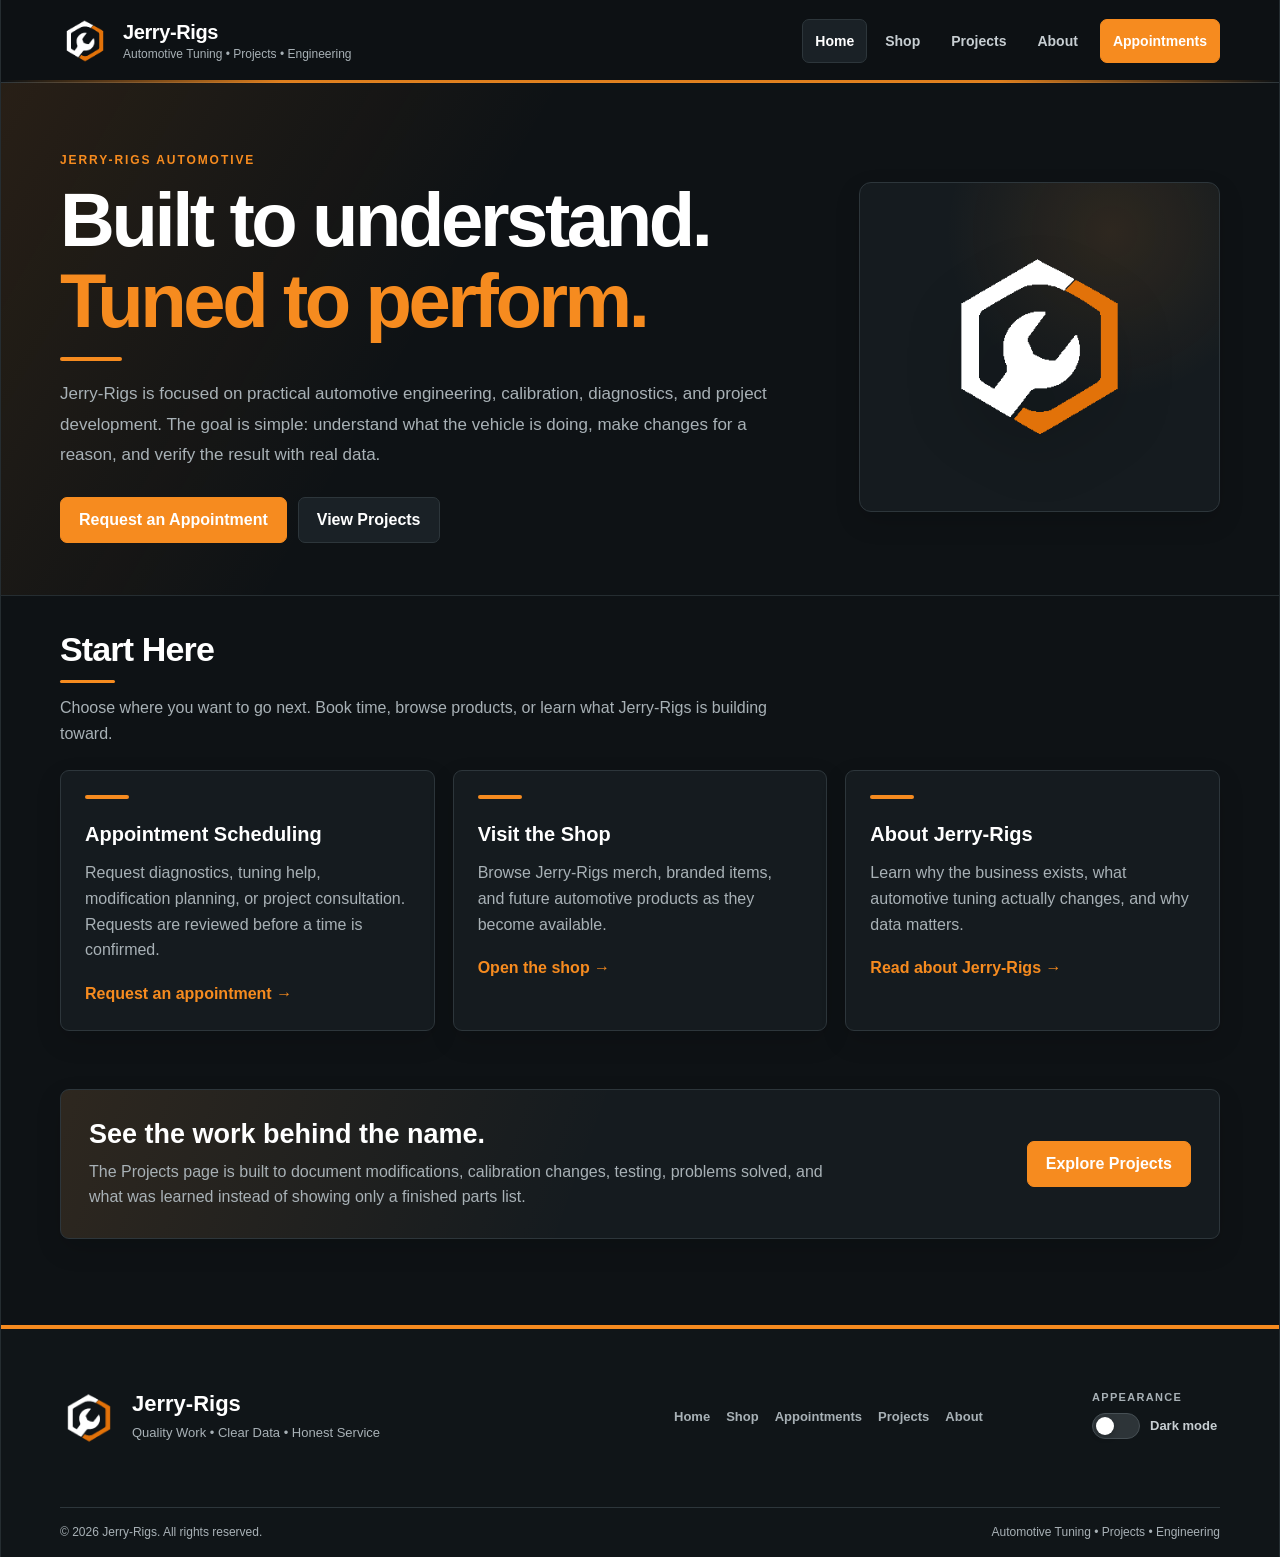
<file: index.html>
<!doctype html>
<html lang="en" data-theme="dark">
<head>
  <meta charset="utf-8">
  <meta name="viewport" content="width=device-width, initial-scale=1">
  <meta name="theme-color" content="#0e1215" data-theme-color>
  <script>
    (() => {
      try {
        document.documentElement.dataset.theme =
          localStorage.getItem('jerry-rigs-theme') || 'dark';
      } catch {
        document.documentElement.dataset.theme = 'dark';
      }
    })();
  </script>
  <meta name="description" content="Jerry-Rigs automotive tuning, projects, products, and performance development.">
  <title>Jerry-Rigs | Automotive Tuning & Projects</title>
  <link rel="icon" href="assets/jerry-rigs-logo-dark.png">
  <link rel="stylesheet" href="styles.css">
  <link rel="stylesheet" href="home.css">
  <script src="script.js" defer></script>
</head>
<body>
<div class="site-shell">
  <header class="site-header">
    <div class="container header-inner">
      <a class="brand" href="index.html" aria-label="Jerry-Rigs home">
        <img
          data-theme-logo
          data-dark-src="assets/jerry-rigs-logo-dark.png"
          data-light-src="assets/jerry-rigs-logo-light.png"
          src="assets/jerry-rigs-logo-dark.png"
          alt="Jerry-Rigs logo">
        <div class="brand-copy">
          <div class="brand-name">Jerry-Rigs</div>
          <div class="brand-tagline">Automotive Tuning • Projects • Engineering</div>
        </div>
      </a>
      <button class="menu-btn" data-menu-button aria-expanded="false" aria-label="Open navigation">Menu</button>
      <nav class="nav-links" data-nav-links aria-label="Primary navigation">
        <a data-nav-link href="index.html">Home</a>
        <a data-nav-link href="shop.html">Shop</a>
        <a data-nav-link href="projects.html">Projects</a>
        <a data-nav-link href="about.html">About</a>
        <a data-nav-link class="nav-cta" href="appointments.html">Appointments</a>
      </nav>
    </div>
  </header>

  <main>
    <section class="home-hero">
      <div class="container home-hero-grid">
        <div>
          <div class="eyebrow">Jerry-Rigs Automotive</div>
          <h1>Built to understand.<br><span>Tuned to perform.</span></h1>
          <div class="accent-line"></div>
          <p>Jerry-Rigs is focused on practical automotive engineering, calibration, diagnostics, and project development. The goal is simple: understand what the vehicle is doing, make changes for a reason, and verify the result with real data.</p>
          <div class="hero-actions">
            <a class="btn btn-primary" href="appointments.html">Request an Appointment</a>
            <a class="btn btn-secondary" href="projects.html">View Projects</a>
          </div>
        </div>
        <div class="hero-logo-card">
          <img data-theme-logo data-dark-src="assets/jerry-rigs-logo-dark.png" data-light-src="assets/jerry-rigs-logo-light.png" src="assets/jerry-rigs-logo-dark.png" alt="Jerry-Rigs wrench logo">
        </div>
      </div>
    </section>

    <section class="section">
      <div class="container">
        <div class="section-heading">
          <h2>Start Here</h2>
          <div class="accent-line"></div>
          <p>Choose where you want to go next. Book time, browse products, or learn what Jerry-Rigs is building toward.</p>
        </div>

        <div class="home-cards">
          <article class="card">
            <div class="card-number"></div>
            <h3>Appointment Scheduling</h3>
            <p>Request diagnostics, tuning help, modification planning, or project consultation. Requests are reviewed before a time is confirmed.</p>
            <a class="mini-link" href="appointments.html">Request an appointment →</a>
          </article>

          <article class="card">
            <div class="card-number"></div>
            <h3>Visit the Shop</h3>
            <p>Browse Jerry-Rigs merch, branded items, and future automotive products as they become available.</p>
            <a class="mini-link" href="shop.html">Open the shop →</a>
          </article>

          <article class="card">
            <div class="card-number"></div>
            <h3>About Jerry-Rigs</h3>
            <p>Learn why the business exists, what automotive tuning actually changes, and why data matters.</p>
            <a class="mini-link" href="about.html">Read about Jerry-Rigs →</a>
          </article>
        </div>
      </div>
    </section>

    <section class="section">
      <div class="container">
        <div class="feature-band">
          <div>
            <h2>See the work behind the name.</h2>
            <p>The Projects page is built to document modifications, calibration changes, testing, problems solved, and what was learned instead of showing only a finished parts list.</p>
          </div>
          <a class="btn btn-primary" href="projects.html">Explore Projects</a>
        </div>
      </div>
    </section>
  </main>

  <footer class="site-footer">
    <div class="container">
      <div class="footer-main">
        <div class="footer-identity">
          <img
            class="footer-logo"
            data-theme-logo
            data-dark-src="assets/jerry-rigs-logo-dark.png"
            data-light-src="assets/jerry-rigs-logo-light.png"
            src="assets/jerry-rigs-logo-dark.png"
            alt="Jerry-Rigs logo">
          <div>
            <div class="footer-brand">Jerry-Rigs</div>
            <div class="footer-tagline">Quality Work • Clear Data • Honest Service</div>
          </div>
        </div>

        <div class="footer-links" aria-label="Footer navigation">
          <a href="index.html">Home</a>
          <a href="shop.html">Shop</a>
          <a href="appointments.html">Appointments</a>
          <a href="projects.html">Projects</a>
          <a href="about.html">About</a>
        </div>

        <div class="footer-theme">
          <div class="theme-control-title">Appearance</div>
          <label class="theme-switch">
            <input type="checkbox" data-theme-toggle aria-label="Switch to light mode">
            <span class="switch-track" aria-hidden="true"><span class="switch-thumb"></span></span>
            <span class="theme-mode" data-theme-label>Dark mode</span>
          </label>
        </div>
      </div>

      <div class="footer-bottom">
        <span>© <span data-year></span> Jerry-Rigs. All rights reserved.</span>
        <span>Automotive Tuning • Projects • Engineering</span>
      </div>
    </div>
  </footer>
</div>
</body>
</html>
</file>
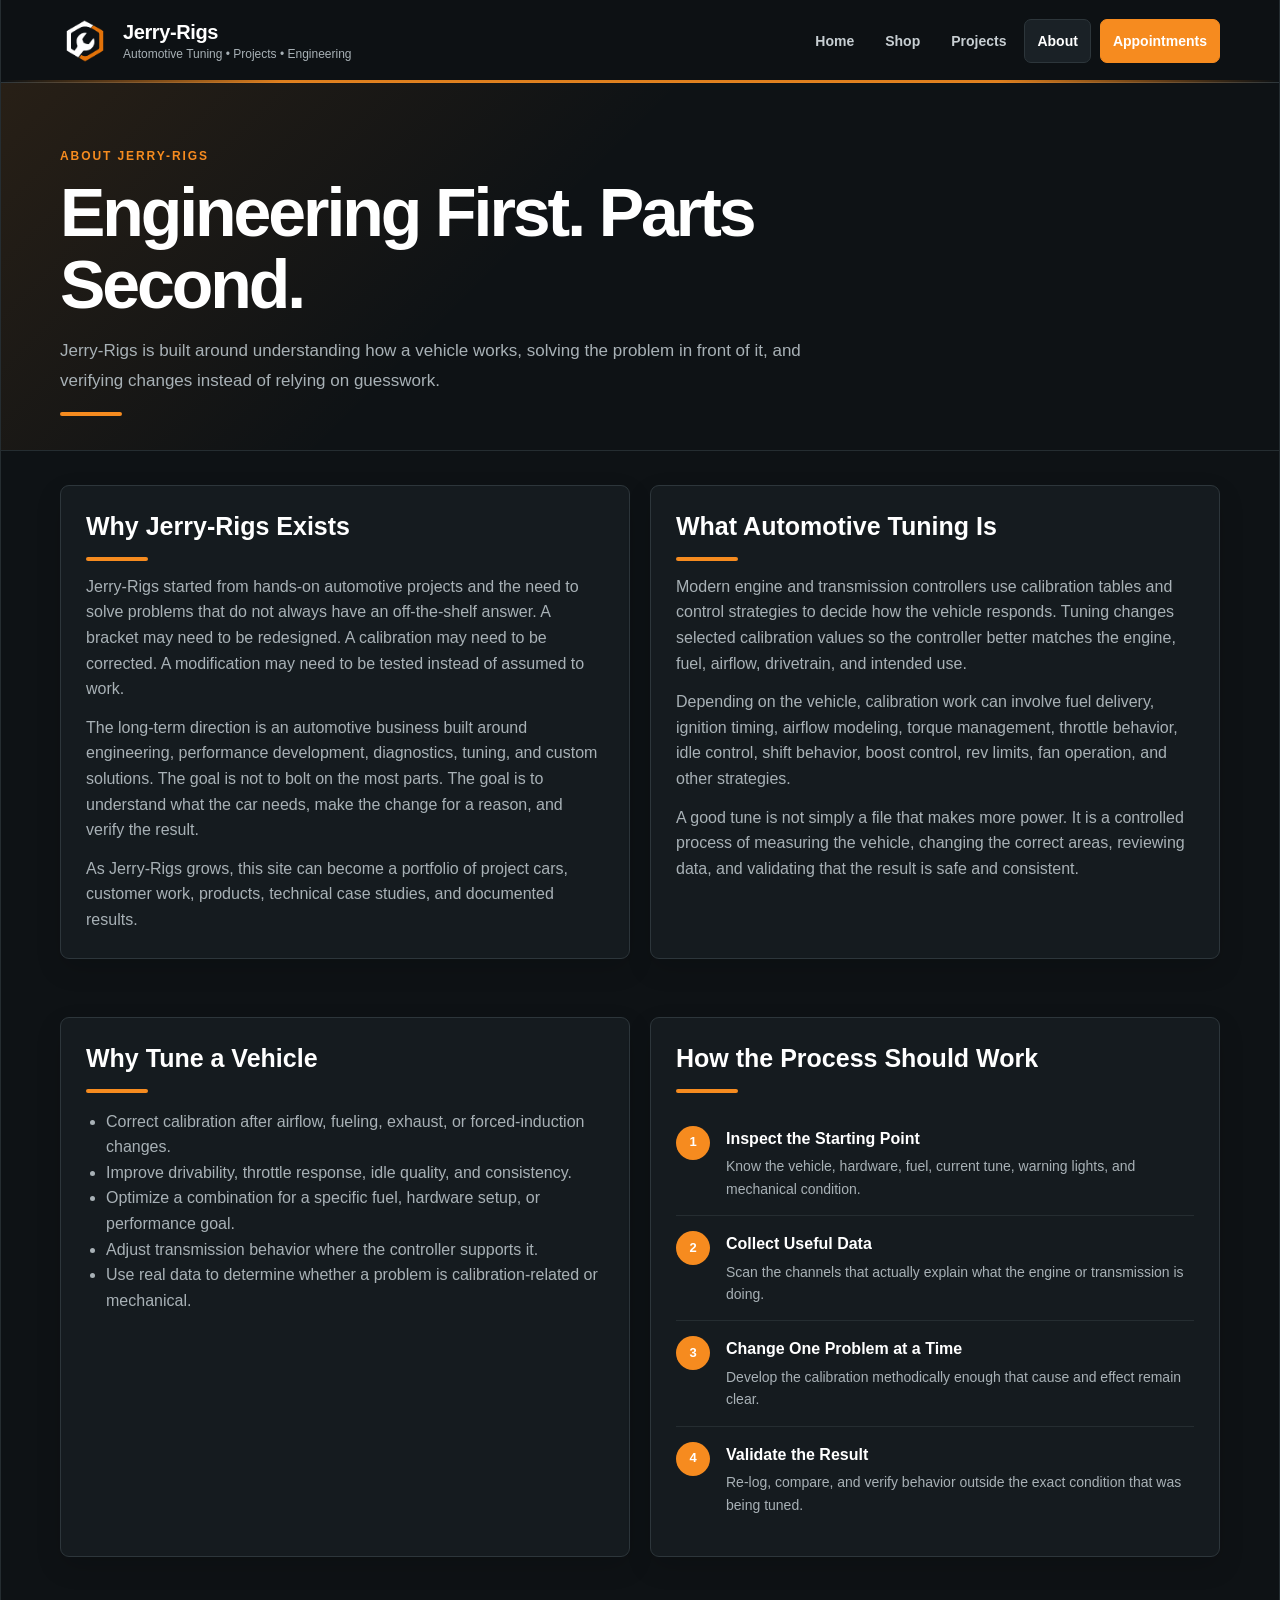
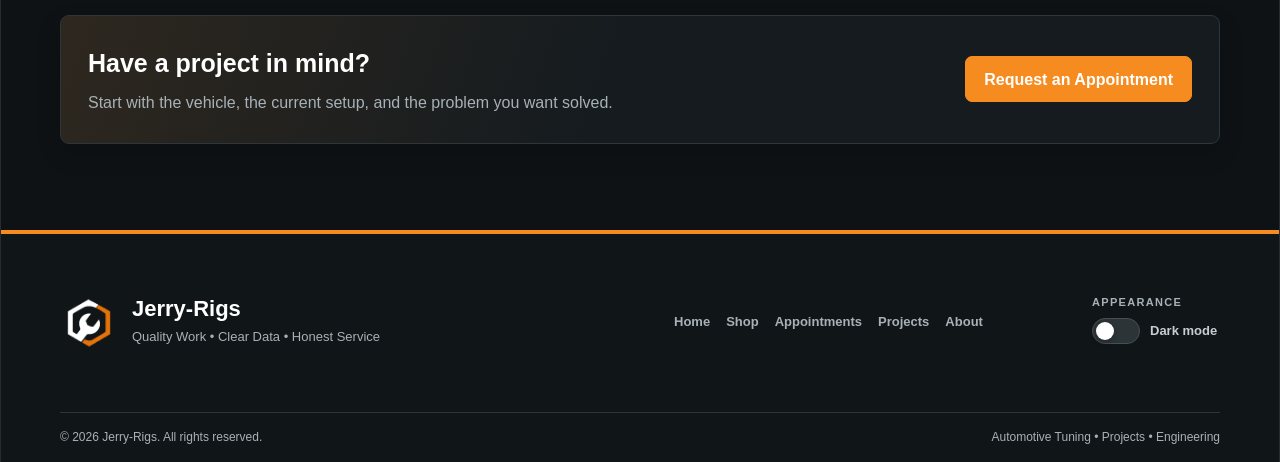
<file: about.html>
<!doctype html>
<html lang="en" data-theme="dark">
<head>
  <meta charset="utf-8">
  <meta name="viewport" content="width=device-width, initial-scale=1">
  <meta name="theme-color" content="#0e1215" data-theme-color>
  <script>
    (() => {
      try {
        document.documentElement.dataset.theme =
          localStorage.getItem('jerry-rigs-theme') || 'dark';
      } catch {
        document.documentElement.dataset.theme = 'dark';
      }
    })();
  </script>
  <meta name="description" content="About Jerry-Rigs and an explanation of automotive tuning and calibration.">
  <title>About | Jerry-Rigs</title>
  <link rel="icon" href="assets/jerry-rigs-logo-dark.png">
  <link rel="stylesheet" href="styles.css">
  <link rel="stylesheet" href="about.css">
  <script src="script.js" defer></script>
</head>
<body>
<div class="site-shell">
  <header class="site-header">
    <div class="container header-inner">
      <a class="brand" href="index.html">
        <img
          data-theme-logo
          data-dark-src="assets/jerry-rigs-logo-dark.png"
          data-light-src="assets/jerry-rigs-logo-light.png"
          src="assets/jerry-rigs-logo-dark.png"
          alt="Jerry-Rigs logo">
        <div class="brand-copy"><div class="brand-name">Jerry-Rigs</div><div class="brand-tagline">Automotive Tuning • Projects • Engineering</div></div>
      </a>
      <button class="menu-btn" data-menu-button aria-expanded="false" aria-label="Open navigation">Menu</button>
      <nav class="nav-links" data-nav-links>
        <a data-nav-link href="index.html">Home</a>
        <a data-nav-link href="shop.html">Shop</a>
        <a data-nav-link href="projects.html">Projects</a>
        <a data-nav-link href="about.html">About</a>
        <a data-nav-link class="nav-cta" href="appointments.html">Appointments</a>
      </nav>
    </div>
  </header>

  <main>
    <section class="page-title">
      <div class="container">
        <div class="eyebrow">About Jerry-Rigs</div>
        <h1>Engineering First. Parts Second.</h1>
        <p>Jerry-Rigs is built around understanding how a vehicle works, solving the problem in front of it, and verifying changes instead of relying on guesswork.</p>
        <div class="accent-line"></div>
      </div>
    </section>

    <section class="section">
      <div class="container about-grid">
        <article class="about-card">
          <h2>Why Jerry-Rigs Exists</h2>
          <div class="accent-line"></div>
          <p>Jerry-Rigs started from hands-on automotive projects and the need to solve problems that do not always have an off-the-shelf answer. A bracket may need to be redesigned. A calibration may need to be corrected. A modification may need to be tested instead of assumed to work.</p>
          <p>The long-term direction is an automotive business built around engineering, performance development, diagnostics, tuning, and custom solutions. The goal is not to bolt on the most parts. The goal is to understand what the car needs, make the change for a reason, and verify the result.</p>
          <p>As Jerry-Rigs grows, this site can become a portfolio of project cars, customer work, products, technical case studies, and documented results.</p>
        </article>

        <article class="about-card">
          <h2>What Automotive Tuning Is</h2>
          <div class="accent-line"></div>
          <p>Modern engine and transmission controllers use calibration tables and control strategies to decide how the vehicle responds. Tuning changes selected calibration values so the controller better matches the engine, fuel, airflow, drivetrain, and intended use.</p>
          <p>Depending on the vehicle, calibration work can involve fuel delivery, ignition timing, airflow modeling, torque management, throttle behavior, idle control, shift behavior, boost control, rev limits, fan operation, and other strategies.</p>
          <p>A good tune is not simply a file that makes more power. It is a controlled process of measuring the vehicle, changing the correct areas, reviewing data, and validating that the result is safe and consistent.</p>
        </article>
      </div>
    </section>

    <section class="section">
      <div class="container about-grid">
        <article class="about-card">
          <h2>Why Tune a Vehicle</h2>
          <div class="accent-line"></div>
          <ul>
            <li>Correct calibration after airflow, fueling, exhaust, or forced-induction changes.</li>
            <li>Improve drivability, throttle response, idle quality, and consistency.</li>
            <li>Optimize a combination for a specific fuel, hardware setup, or performance goal.</li>
            <li>Adjust transmission behavior where the controller supports it.</li>
            <li>Use real data to determine whether a problem is calibration-related or mechanical.</li>
          </ul>
        </article>

        <article class="about-card">
          <h2>How the Process Should Work</h2>
          <div class="accent-line"></div>
          <div class="process-list">
            <div class="process-step"><div class="step-number">1</div><div><h3>Inspect the Starting Point</h3><p>Know the vehicle, hardware, fuel, current tune, warning lights, and mechanical condition.</p></div></div>
            <div class="process-step"><div class="step-number">2</div><div><h3>Collect Useful Data</h3><p>Scan the channels that actually explain what the engine or transmission is doing.</p></div></div>
            <div class="process-step"><div class="step-number">3</div><div><h3>Change One Problem at a Time</h3><p>Develop the calibration methodically enough that cause and effect remain clear.</p></div></div>
            <div class="process-step"><div class="step-number">4</div><div><h3>Validate the Result</h3><p>Re-log, compare, and verify behavior outside the exact condition that was being tuned.</p></div></div>
          </div>
        </article>
      </div>
    </section>

    <section class="section">
      <div class="container">
        <div class="about-cta">
          <div>
            <h2>Have a project in mind?</h2>
            <p>Start with the vehicle, the current setup, and the problem you want solved.</p>
          </div>
          <a class="btn btn-primary" href="appointments.html">Request an Appointment</a>
        </div>
      </div>
    </section>
  </main>

  <footer class="site-footer">
    <div class="container">
      <div class="footer-main">
        <div class="footer-identity">
          <img
            class="footer-logo"
            data-theme-logo
            data-dark-src="assets/jerry-rigs-logo-dark.png"
            data-light-src="assets/jerry-rigs-logo-light.png"
            src="assets/jerry-rigs-logo-dark.png"
            alt="Jerry-Rigs logo">
          <div>
            <div class="footer-brand">Jerry-Rigs</div>
            <div class="footer-tagline">Quality Work • Clear Data • Honest Service</div>
          </div>
        </div>

        <div class="footer-links" aria-label="Footer navigation">
          <a href="index.html">Home</a>
          <a href="shop.html">Shop</a>
          <a href="appointments.html">Appointments</a>
          <a href="projects.html">Projects</a>
          <a href="about.html">About</a>
        </div>

        <div class="footer-theme">
          <div class="theme-control-title">Appearance</div>
          <label class="theme-switch">
            <input type="checkbox" data-theme-toggle aria-label="Switch to light mode">
            <span class="switch-track" aria-hidden="true"><span class="switch-thumb"></span></span>
            <span class="theme-mode" data-theme-label>Dark mode</span>
          </label>
        </div>
      </div>

      <div class="footer-bottom">
        <span>© <span data-year></span> Jerry-Rigs. All rights reserved.</span>
        <span>Automotive Tuning • Projects • Engineering</span>
      </div>
    </div>
  </footer>
</div>
</body>
</html>
</file>
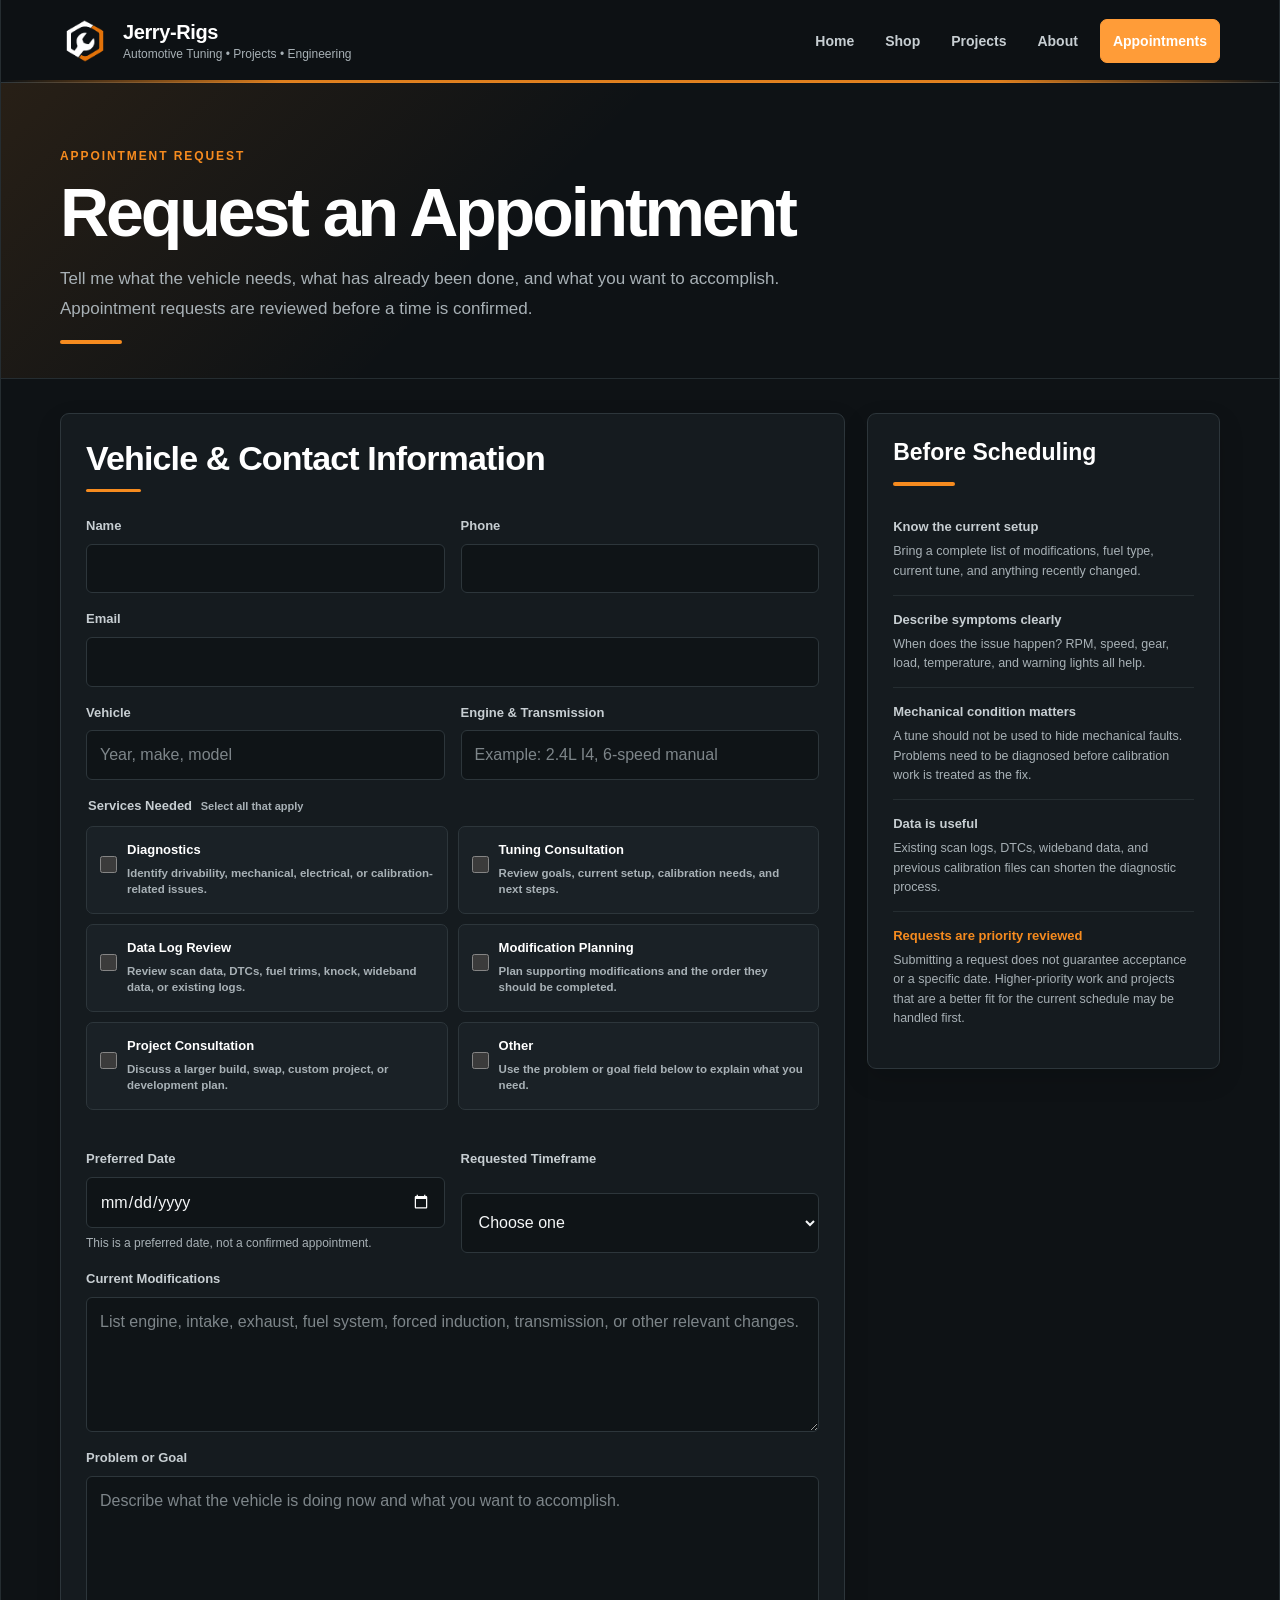
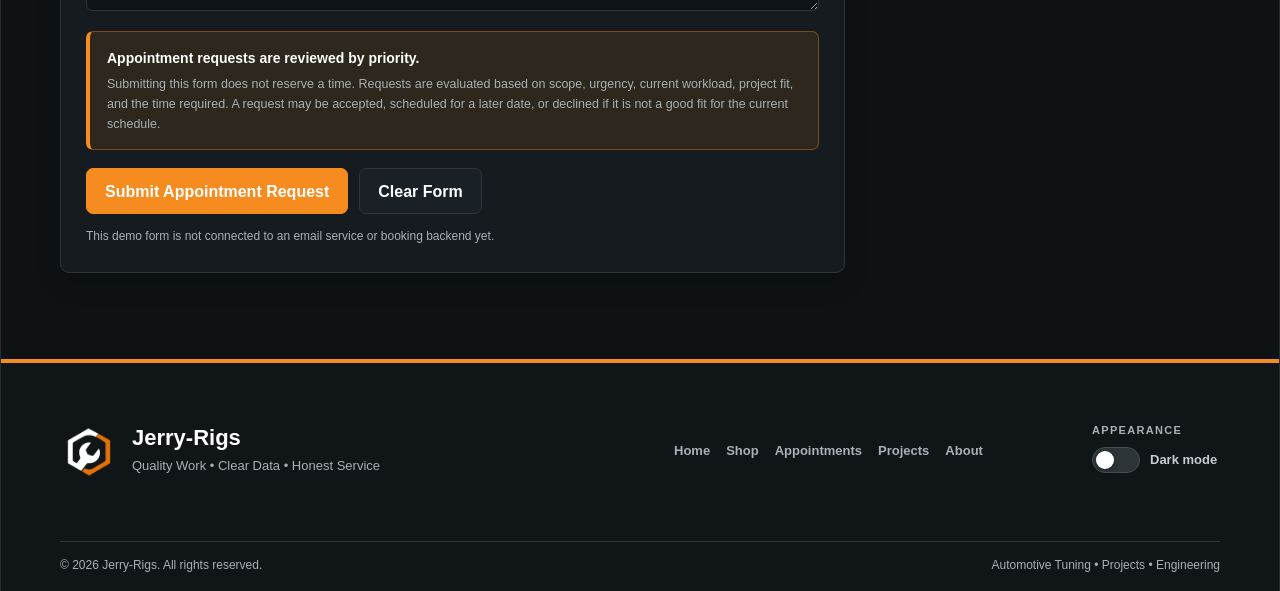
<file: appointments.html>
<!doctype html>
<html lang="en" data-theme="dark">
<head>
  <meta charset="utf-8">
  <meta name="viewport" content="width=device-width, initial-scale=1">
  <meta name="theme-color" content="#0e1215" data-theme-color>
  <script>
    (() => {
      try {
        document.documentElement.dataset.theme =
          localStorage.getItem('jerry-rigs-theme') || 'dark';
      } catch {
        document.documentElement.dataset.theme = 'dark';
      }
    })();
  </script>
  <meta name="description" content="Request an automotive appointment with Jerry-Rigs.">
  <title>Appointments | Jerry-Rigs</title>
  <link rel="icon" href="assets/jerry-rigs-logo-dark.png">
  <link rel="stylesheet" href="styles.css">
  <link rel="stylesheet" href="appointments.css">
  <script src="script.js" defer></script>
</head>
<body>
<div class="site-shell">
  <header class="site-header">
    <div class="container header-inner">
      <a class="brand" href="index.html">
        <img
          data-theme-logo
          data-dark-src="assets/jerry-rigs-logo-dark.png"
          data-light-src="assets/jerry-rigs-logo-light.png"
          src="assets/jerry-rigs-logo-dark.png"
          alt="Jerry-Rigs logo">
        <div class="brand-copy"><div class="brand-name">Jerry-Rigs</div><div class="brand-tagline">Automotive Tuning • Projects • Engineering</div></div>
      </a>
      <button class="menu-btn" data-menu-button aria-expanded="false" aria-label="Open navigation">Menu</button>
      <nav class="nav-links" data-nav-links>
        <a data-nav-link href="index.html">Home</a>
        <a data-nav-link href="shop.html">Shop</a>
        <a data-nav-link href="projects.html">Projects</a>
        <a data-nav-link href="about.html">About</a>
        <a data-nav-link class="nav-cta" href="appointments.html">Appointments</a>
      </nav>
    </div>
  </header>

  <main>
    <section class="page-title">
      <div class="container">
        <div class="eyebrow">Appointment Request</div>
        <h1>Request an Appointment</h1>
        <p>Tell me what the vehicle needs, what has already been done, and what you want to accomplish. Appointment requests are reviewed before a time is confirmed.</p>
        <div class="accent-line"></div>
      </div>
    </section>

    <section class="section">
      <div class="container appointment-layout">
        <form class="form-card" id="appointment-form">
          <div class="section-heading">
            <h2>Vehicle & Contact Information</h2>
            <div class="accent-line"></div>
          </div>

          <div class="form-grid">
            <div class="field"><label for="name">Name</label><input id="name" name="name" autocomplete="name" required></div>
            <div class="field"><label for="phone">Phone</label><input id="phone" name="phone" type="tel" autocomplete="tel" required></div>
            <div class="field full"><label for="email">Email</label><input id="email" name="email" type="email" autocomplete="email" required></div>
            <div class="field"><label for="vehicle">Vehicle</label><input id="vehicle" name="vehicle" placeholder="Year, make, model" required></div>
            <div class="field"><label for="engine">Engine & Transmission</label><input id="engine" name="engine" placeholder="Example: 2.4L I4, 6-speed manual"></div>
            <fieldset class="field full service-fieldset">
              <legend>Services Needed <span class="required-note">Select all that apply</span></legend>
              <div class="service-grid" id="service-options">
                <label class="service-option">
                  <input type="checkbox" name="services[]" value="Diagnostics">
                  <span><strong>Diagnostics</strong><small>Identify drivability, mechanical, electrical, or calibration-related issues.</small></span>
                </label>
                <label class="service-option">
                  <input type="checkbox" name="services[]" value="Tuning consultation">
                  <span><strong>Tuning Consultation</strong><small>Review goals, current setup, calibration needs, and next steps.</small></span>
                </label>
                <label class="service-option">
                  <input type="checkbox" name="services[]" value="Data log review">
                  <span><strong>Data Log Review</strong><small>Review scan data, DTCs, fuel trims, knock, wideband data, or existing logs.</small></span>
                </label>
                <label class="service-option">
                  <input type="checkbox" name="services[]" value="Modification planning">
                  <span><strong>Modification Planning</strong><small>Plan supporting modifications and the order they should be completed.</small></span>
                </label>
                <label class="service-option">
                  <input type="checkbox" name="services[]" value="Project consultation">
                  <span><strong>Project Consultation</strong><small>Discuss a larger build, swap, custom project, or development plan.</small></span>
                </label>
                <label class="service-option">
                  <input type="checkbox" name="services[]" value="Other">
                  <span><strong>Other</strong><small>Use the problem or goal field below to explain what you need.</small></span>
                </label>
              </div>
              <div class="field-error" id="service-error" aria-live="polite"></div>
            </fieldset>

            <div class="field">
              <label for="date">Preferred Date</label>
              <input id="date" name="date" type="date" required>
              <small class="field-help">This is a preferred date, not a confirmed appointment.</small>
            </div>

            <div class="field">
              <label for="timeframe">Requested Timeframe</label>
              <select id="timeframe" name="timeframe" required>
                <option value="">Choose one</option>
                <option>As soon as possible</option>
                <option>Within 1–2 weeks</option>
                <option>Within 1 month</option>
                <option>Flexible / no rush</option>
              </select>
            </div>
            <div class="field full"><label for="mods">Current Modifications</label><textarea id="mods" name="mods" placeholder="List engine, intake, exhaust, fuel system, forced induction, transmission, or other relevant changes."></textarea></div>
            <div class="field full"><label for="goal">Problem or Goal</label><textarea id="goal" name="goal" placeholder="Describe what the vehicle is doing now and what you want to accomplish." required></textarea></div>
          </div>

          <div class="request-notice">
            <strong>Appointment requests are reviewed by priority.</strong>
            <p>Submitting this form does not reserve a time. Requests are evaluated based on scope, urgency, current workload, project fit, and the time required. A request may be accepted, scheduled for a later date, or declined if it is not a good fit for the current schedule.</p>
          </div>

          <div class="form-actions">
            <button class="btn btn-primary" type="submit">Submit Appointment Request</button>
            <button class="btn btn-secondary" type="reset">Clear Form</button>
          </div>
          <p class="form-note">This demo form is not connected to an email service or booking backend yet.</p>
          <div id="form-status" class="status" role="status" aria-live="polite"></div>
        </form>

        <aside class="appointment-info">
          <h2>Before Scheduling</h2>
          <div class="accent-line"></div>
          <div class="info-list">
            <div class="info-row"><strong>Know the current setup</strong><span>Bring a complete list of modifications, fuel type, current tune, and anything recently changed.</span></div>
            <div class="info-row"><strong>Describe symptoms clearly</strong><span>When does the issue happen? RPM, speed, gear, load, temperature, and warning lights all help.</span></div>
            <div class="info-row"><strong>Mechanical condition matters</strong><span>A tune should not be used to hide mechanical faults. Problems need to be diagnosed before calibration work is treated as the fix.</span></div>
            <div class="info-row"><strong>Data is useful</strong><span>Existing scan logs, DTCs, wideband data, and previous calibration files can shorten the diagnostic process.</span></div>
            <div class="info-row priority-row"><strong>Requests are priority reviewed</strong><span>Submitting a request does not guarantee acceptance or a specific date. Higher-priority work and projects that are a better fit for the current schedule may be handled first.</span></div>
          </div>
        </aside>
      </div>
    </section>
  </main>

  <footer class="site-footer">
    <div class="container">
      <div class="footer-main">
        <div class="footer-identity">
          <img
            class="footer-logo"
            data-theme-logo
            data-dark-src="assets/jerry-rigs-logo-dark.png"
            data-light-src="assets/jerry-rigs-logo-light.png"
            src="assets/jerry-rigs-logo-dark.png"
            alt="Jerry-Rigs logo">
          <div>
            <div class="footer-brand">Jerry-Rigs</div>
            <div class="footer-tagline">Quality Work • Clear Data • Honest Service</div>
          </div>
        </div>

        <div class="footer-links" aria-label="Footer navigation">
          <a href="index.html">Home</a>
          <a href="shop.html">Shop</a>
          <a href="appointments.html">Appointments</a>
          <a href="projects.html">Projects</a>
          <a href="about.html">About</a>
        </div>

        <div class="footer-theme">
          <div class="theme-control-title">Appearance</div>
          <label class="theme-switch">
            <input type="checkbox" data-theme-toggle aria-label="Switch to light mode">
            <span class="switch-track" aria-hidden="true"><span class="switch-thumb"></span></span>
            <span class="theme-mode" data-theme-label>Dark mode</span>
          </label>
        </div>
      </div>

      <div class="footer-bottom">
        <span>© <span data-year></span> Jerry-Rigs. All rights reserved.</span>
        <span>Automotive Tuning • Projects • Engineering</span>
      </div>
    </div>
  </footer>
</div>
</body>
</html>
</file>
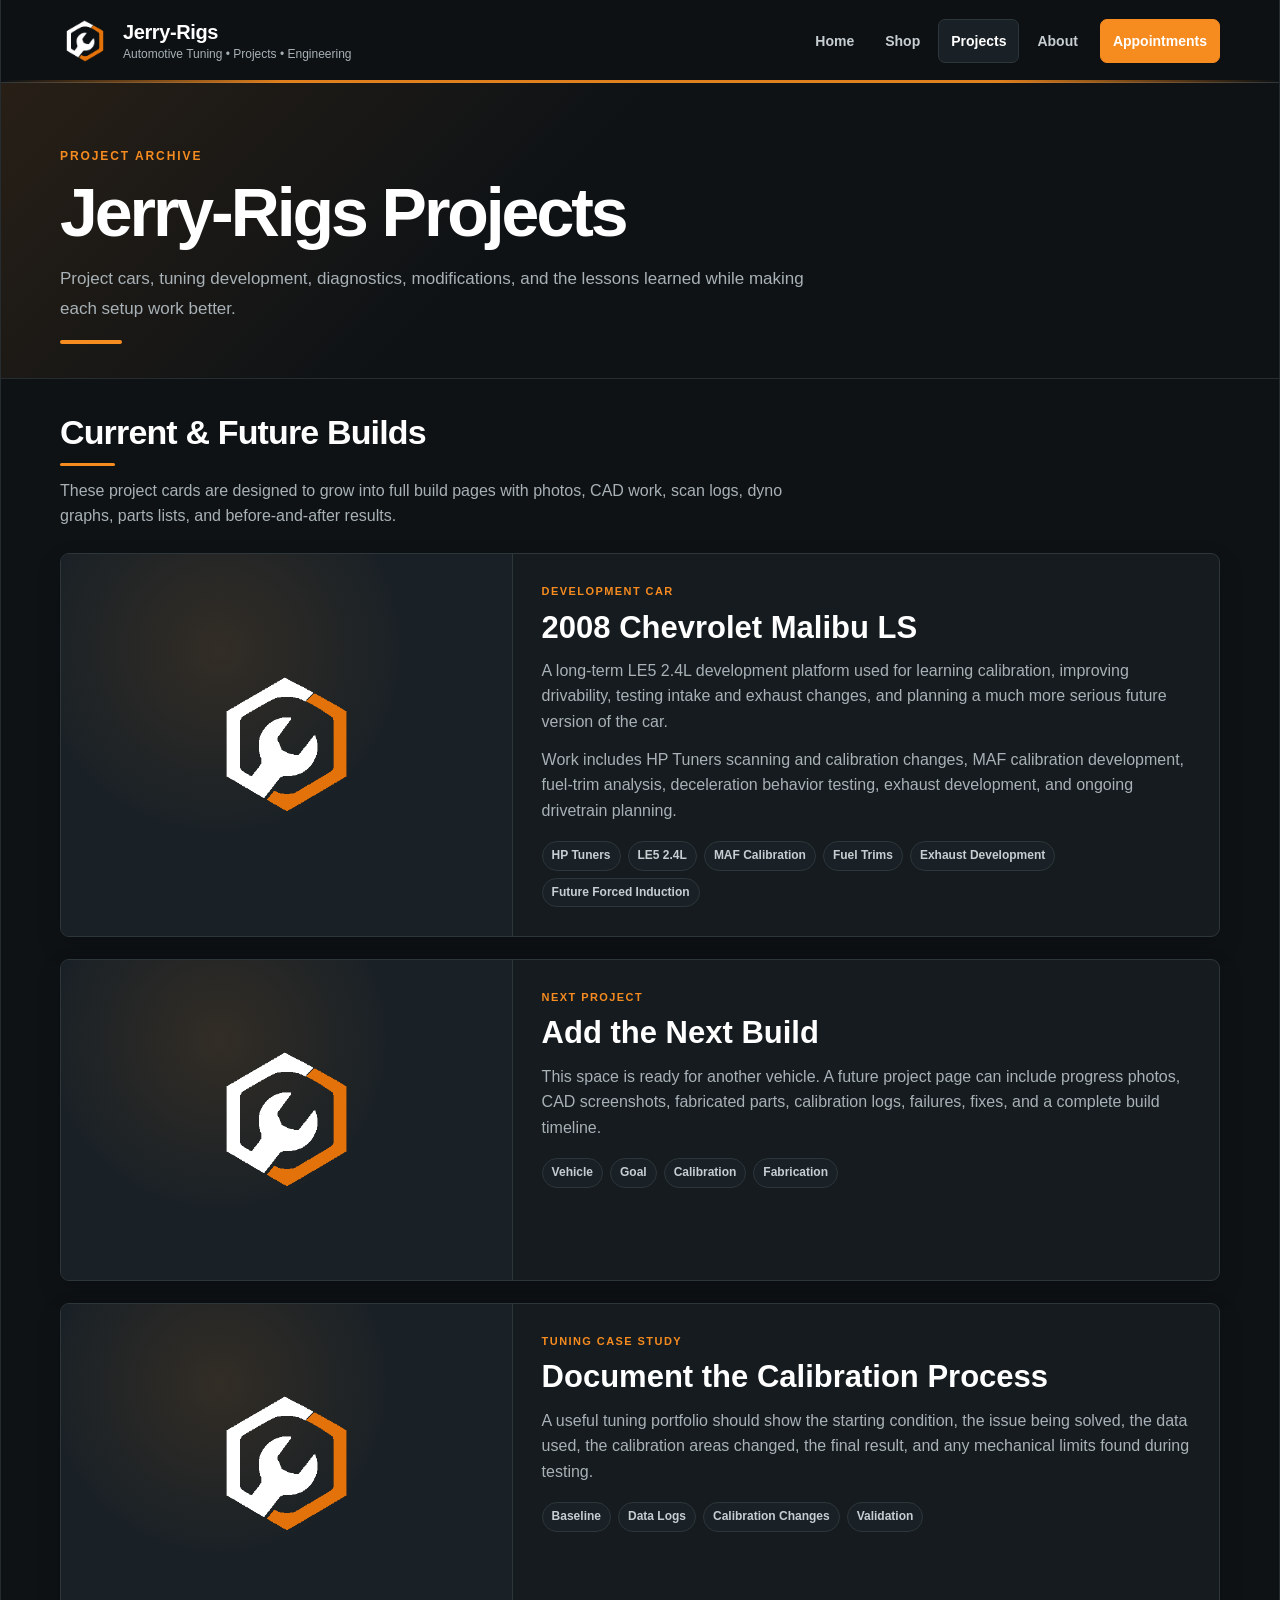
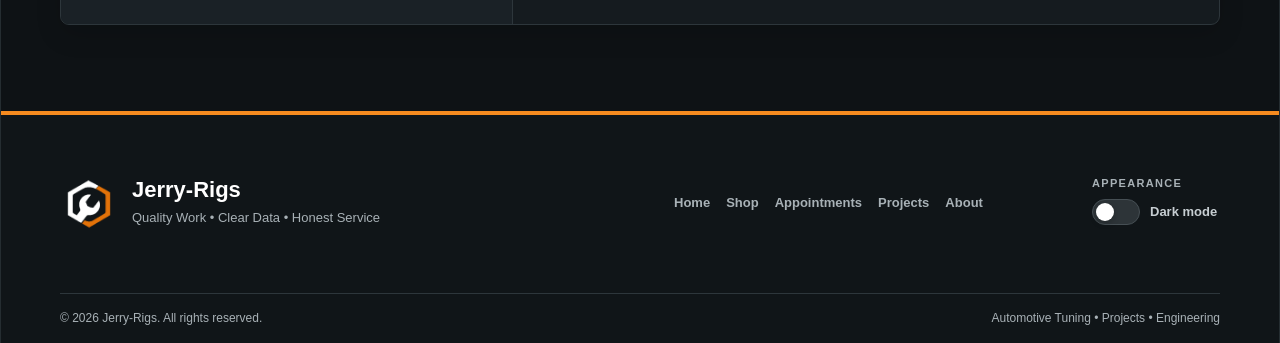
<file: projects.html>
<!doctype html>
<html lang="en" data-theme="dark">
<head>
  <meta charset="utf-8">
  <meta name="viewport" content="width=device-width, initial-scale=1">
  <meta name="theme-color" content="#0e1215" data-theme-color>
  <script>
    (() => {
      try {
        document.documentElement.dataset.theme =
          localStorage.getItem('jerry-rigs-theme') || 'dark';
      } catch {
        document.documentElement.dataset.theme = 'dark';
      }
    })();
  </script>
  <meta name="description" content="Jerry-Rigs automotive project cars, tuning work, modifications, and development.">
  <title>Projects | Jerry-Rigs</title>
  <link rel="icon" href="assets/jerry-rigs-logo-dark.png">
  <link rel="stylesheet" href="styles.css">
  <link rel="stylesheet" href="projects.css">
  <script src="script.js" defer></script>
</head>
<body>
<div class="site-shell">
  <header class="site-header">
    <div class="container header-inner">
      <a class="brand" href="index.html">
        <img
          data-theme-logo
          data-dark-src="assets/jerry-rigs-logo-dark.png"
          data-light-src="assets/jerry-rigs-logo-light.png"
          src="assets/jerry-rigs-logo-dark.png"
          alt="Jerry-Rigs logo">
        <div class="brand-copy"><div class="brand-name">Jerry-Rigs</div><div class="brand-tagline">Automotive Tuning • Projects • Engineering</div></div>
      </a>
      <button class="menu-btn" data-menu-button aria-expanded="false" aria-label="Open navigation">Menu</button>
      <nav class="nav-links" data-nav-links>
        <a data-nav-link href="index.html">Home</a>
        <a data-nav-link href="shop.html">Shop</a>
        <a data-nav-link href="projects.html">Projects</a>
        <a data-nav-link href="about.html">About</a>
        <a data-nav-link class="nav-cta" href="appointments.html">Appointments</a>
      </nav>
    </div>
  </header>

  <main>
    <section class="page-title">
      <div class="container">
        <div class="eyebrow">Project Archive</div>
        <h1>Jerry-Rigs Projects</h1>
        <p>Project cars, tuning development, diagnostics, modifications, and the lessons learned while making each setup work better.</p>
        <div class="accent-line"></div>
      </div>
    </section>

    <section class="section">
      <div class="container">
        <div class="section-heading">
          <h2>Current & Future Builds</h2>
          <div class="accent-line"></div>
          <p>These project cards are designed to grow into full build pages with photos, CAD work, scan logs, dyno graphs, parts lists, and before-and-after results.</p>
        </div>

        <div class="project-list">
          <article class="project-card">
            <div class="project-visual"><img data-theme-logo data-dark-src="assets/jerry-rigs-logo-dark.png" data-light-src="assets/jerry-rigs-logo-light.png" src="assets/jerry-rigs-logo-dark.png" alt="Jerry-Rigs project graphic"></div>
            <div class="project-body">
              <div class="project-type">Development Car</div>
              <h2>2008 Chevrolet Malibu LS</h2>
              <p>A long-term LE5 2.4L development platform used for learning calibration, improving drivability, testing intake and exhaust changes, and planning a much more serious future version of the car.</p>
              <p>Work includes HP Tuners scanning and calibration changes, MAF calibration development, fuel-trim analysis, deceleration behavior testing, exhaust development, and ongoing drivetrain planning.</p>
              <div class="tag-list"><span class="tag">HP Tuners</span><span class="tag">LE5 2.4L</span><span class="tag">MAF Calibration</span><span class="tag">Fuel Trims</span><span class="tag">Exhaust Development</span><span class="tag">Future Forced Induction</span></div>
            </div>
          </article>

          <article class="project-card">
            <div class="project-visual"><img data-theme-logo data-dark-src="assets/jerry-rigs-logo-dark.png" data-light-src="assets/jerry-rigs-logo-light.png" src="assets/jerry-rigs-logo-dark.png" alt="Future project placeholder"></div>
            <div class="project-body">
              <div class="project-type">Next Project</div>
              <h2>Add the Next Build</h2>
              <p>This space is ready for another vehicle. A future project page can include progress photos, CAD screenshots, fabricated parts, calibration logs, failures, fixes, and a complete build timeline.</p>
              <div class="tag-list"><span class="tag">Vehicle</span><span class="tag">Goal</span><span class="tag">Calibration</span><span class="tag">Fabrication</span></div>
            </div>
          </article>

          <article class="project-card">
            <div class="project-visual"><img data-theme-logo data-dark-src="assets/jerry-rigs-logo-dark.png" data-light-src="assets/jerry-rigs-logo-light.png" src="assets/jerry-rigs-logo-dark.png" alt="Tuning case study placeholder"></div>
            <div class="project-body">
              <div class="project-type">Tuning Case Study</div>
              <h2>Document the Calibration Process</h2>
              <p>A useful tuning portfolio should show the starting condition, the issue being solved, the data used, the calibration areas changed, the final result, and any mechanical limits found during testing.</p>
              <div class="tag-list"><span class="tag">Baseline</span><span class="tag">Data Logs</span><span class="tag">Calibration Changes</span><span class="tag">Validation</span></div>
            </div>
          </article>
        </div>
      </div>
    </section>
  </main>

  <footer class="site-footer">
    <div class="container">
      <div class="footer-main">
        <div class="footer-identity">
          <img
            class="footer-logo"
            data-theme-logo
            data-dark-src="assets/jerry-rigs-logo-dark.png"
            data-light-src="assets/jerry-rigs-logo-light.png"
            src="assets/jerry-rigs-logo-dark.png"
            alt="Jerry-Rigs logo">
          <div>
            <div class="footer-brand">Jerry-Rigs</div>
            <div class="footer-tagline">Quality Work • Clear Data • Honest Service</div>
          </div>
        </div>

        <div class="footer-links" aria-label="Footer navigation">
          <a href="index.html">Home</a>
          <a href="shop.html">Shop</a>
          <a href="appointments.html">Appointments</a>
          <a href="projects.html">Projects</a>
          <a href="about.html">About</a>
        </div>

        <div class="footer-theme">
          <div class="theme-control-title">Appearance</div>
          <label class="theme-switch">
            <input type="checkbox" data-theme-toggle aria-label="Switch to light mode">
            <span class="switch-track" aria-hidden="true"><span class="switch-thumb"></span></span>
            <span class="theme-mode" data-theme-label>Dark mode</span>
          </label>
        </div>
      </div>

      <div class="footer-bottom">
        <span>© <span data-year></span> Jerry-Rigs. All rights reserved.</span>
        <span>Automotive Tuning • Projects • Engineering</span>
      </div>
    </div>
  </footer>
</div>
</body>
</html>
</file>
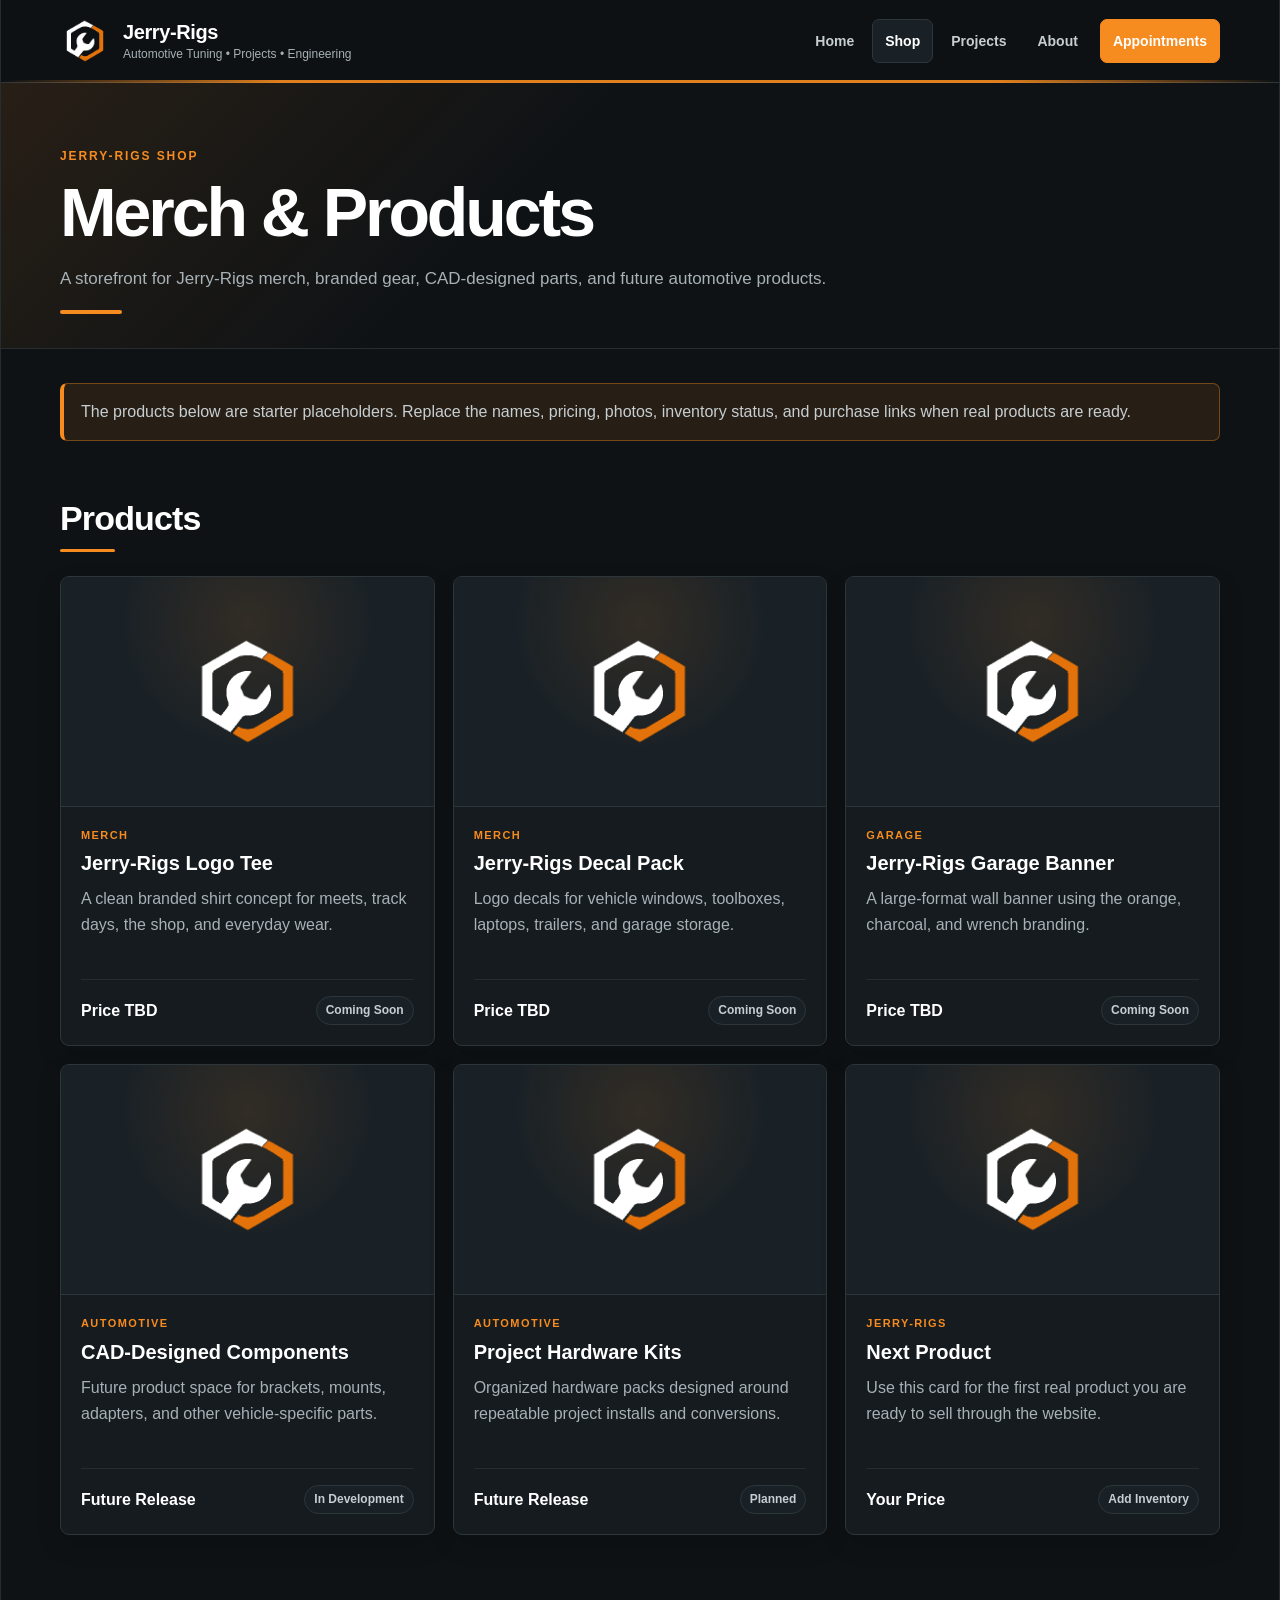
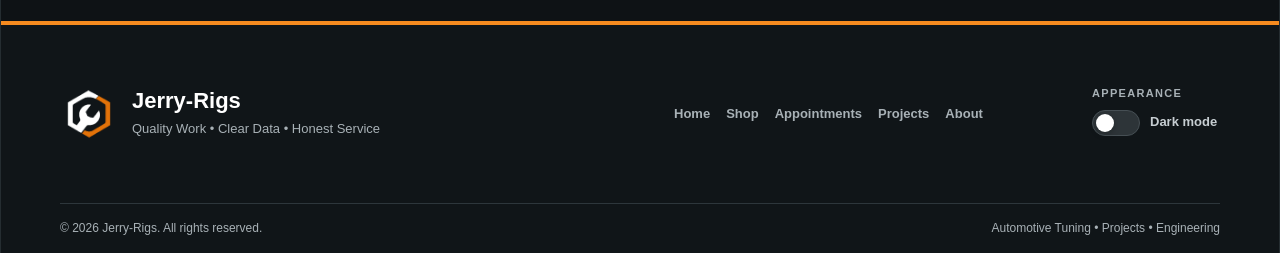
<file: shop.html>
<!doctype html>
<html lang="en" data-theme="dark">
<head>
  <meta charset="utf-8">
  <meta name="viewport" content="width=device-width, initial-scale=1">
  <meta name="theme-color" content="#0e1215" data-theme-color>
  <script>
    (() => {
      try {
        document.documentElement.dataset.theme =
          localStorage.getItem('jerry-rigs-theme') || 'dark';
      } catch {
        document.documentElement.dataset.theme = 'dark';
      }
    })();
  </script>
  <meta name="description" content="Shop Jerry-Rigs merch and future automotive products.">
  <title>Shop | Jerry-Rigs</title>
  <link rel="icon" href="assets/jerry-rigs-logo-dark.png">
  <link rel="stylesheet" href="styles.css">
  <link rel="stylesheet" href="shop.css">
  <script src="script.js" defer></script>
</head>
<body>
<div class="site-shell">
  <header class="site-header">
    <div class="container header-inner">
      <a class="brand" href="index.html">
        <img
          data-theme-logo
          data-dark-src="assets/jerry-rigs-logo-dark.png"
          data-light-src="assets/jerry-rigs-logo-light.png"
          src="assets/jerry-rigs-logo-dark.png"
          alt="Jerry-Rigs logo">
        <div class="brand-copy"><div class="brand-name">Jerry-Rigs</div><div class="brand-tagline">Automotive Tuning • Projects • Engineering</div></div>
      </a>
      <button class="menu-btn" data-menu-button aria-expanded="false" aria-label="Open navigation">Menu</button>
      <nav class="nav-links" data-nav-links>
        <a data-nav-link href="index.html">Home</a>
        <a data-nav-link href="shop.html">Shop</a>
        <a data-nav-link href="projects.html">Projects</a>
        <a data-nav-link href="about.html">About</a>
        <a data-nav-link class="nav-cta" href="appointments.html">Appointments</a>
      </nav>
    </div>
  </header>

  <main>
    <section class="page-title">
      <div class="container">
        <div class="eyebrow">Jerry-Rigs Shop</div>
        <h1>Merch & Products</h1>
        <p>A storefront for Jerry-Rigs merch, branded gear, CAD-designed parts, and future automotive products.</p>
        <div class="accent-line"></div>
      </div>
    </section>

    <section class="section">
      <div class="container">
        <div class="notice">The products below are starter placeholders. Replace the names, pricing, photos, inventory status, and purchase links when real products are ready.</div>
      </div>
    </section>

    <section class="section">
      <div class="container">
        <div class="section-heading">
          <h2>Products</h2>
          <div class="accent-line"></div>
        </div>

        <div class="shop-grid">
          <article class="product-card">
            <div class="product-media"><img data-theme-logo data-dark-src="assets/jerry-rigs-logo-dark.png" data-light-src="assets/jerry-rigs-logo-light.png" src="assets/jerry-rigs-logo-dark.png" alt="Jerry-Rigs shirt placeholder"></div>
            <div class="product-body">
              <div class="product-category">Merch</div>
              <h3>Jerry-Rigs Logo Tee</h3>
              <p>A clean branded shirt concept for meets, track days, the shop, and everyday wear.</p>
              <div class="product-foot"><span class="product-price">Price TBD</span><span class="badge">Coming Soon</span></div>
            </div>
          </article>

          <article class="product-card">
            <div class="product-media"><img data-theme-logo data-dark-src="assets/jerry-rigs-logo-dark.png" data-light-src="assets/jerry-rigs-logo-light.png" src="assets/jerry-rigs-logo-dark.png" alt="Jerry-Rigs decal placeholder"></div>
            <div class="product-body">
              <div class="product-category">Merch</div>
              <h3>Jerry-Rigs Decal Pack</h3>
              <p>Logo decals for vehicle windows, toolboxes, laptops, trailers, and garage storage.</p>
              <div class="product-foot"><span class="product-price">Price TBD</span><span class="badge">Coming Soon</span></div>
            </div>
          </article>

          <article class="product-card">
            <div class="product-media"><img data-theme-logo data-dark-src="assets/jerry-rigs-logo-dark.png" data-light-src="assets/jerry-rigs-logo-light.png" src="assets/jerry-rigs-logo-dark.png" alt="Jerry-Rigs banner placeholder"></div>
            <div class="product-body">
              <div class="product-category">Garage</div>
              <h3>Jerry-Rigs Garage Banner</h3>
              <p>A large-format wall banner using the orange, charcoal, and wrench branding.</p>
              <div class="product-foot"><span class="product-price">Price TBD</span><span class="badge">Coming Soon</span></div>
            </div>
          </article>

          <article class="product-card">
            <div class="product-media"><img data-theme-logo data-dark-src="assets/jerry-rigs-logo-dark.png" data-light-src="assets/jerry-rigs-logo-light.png" src="assets/jerry-rigs-logo-dark.png" alt="CAD component placeholder"></div>
            <div class="product-body">
              <div class="product-category">Automotive</div>
              <h3>CAD-Designed Components</h3>
              <p>Future product space for brackets, mounts, adapters, and other vehicle-specific parts.</p>
              <div class="product-foot"><span class="product-price">Future Release</span><span class="badge">In Development</span></div>
            </div>
          </article>

          <article class="product-card">
            <div class="product-media"><img data-theme-logo data-dark-src="assets/jerry-rigs-logo-dark.png" data-light-src="assets/jerry-rigs-logo-light.png" src="assets/jerry-rigs-logo-dark.png" alt="Automotive hardware kit placeholder"></div>
            <div class="product-body">
              <div class="product-category">Automotive</div>
              <h3>Project Hardware Kits</h3>
              <p>Organized hardware packs designed around repeatable project installs and conversions.</p>
              <div class="product-foot"><span class="product-price">Future Release</span><span class="badge">Planned</span></div>
            </div>
          </article>

          <article class="product-card">
            <div class="product-media"><img data-theme-logo data-dark-src="assets/jerry-rigs-logo-dark.png" data-light-src="assets/jerry-rigs-logo-light.png" src="assets/jerry-rigs-logo-dark.png" alt="Future Jerry-Rigs product placeholder"></div>
            <div class="product-body">
              <div class="product-category">Jerry-Rigs</div>
              <h3>Next Product</h3>
              <p>Use this card for the first real product you are ready to sell through the website.</p>
              <div class="product-foot"><span class="product-price">Your Price</span><span class="badge">Add Inventory</span></div>
            </div>
          </article>
        </div>
      </div>
    </section>
  </main>

  <footer class="site-footer">
    <div class="container">
      <div class="footer-main">
        <div class="footer-identity">
          <img
            class="footer-logo"
            data-theme-logo
            data-dark-src="assets/jerry-rigs-logo-dark.png"
            data-light-src="assets/jerry-rigs-logo-light.png"
            src="assets/jerry-rigs-logo-dark.png"
            alt="Jerry-Rigs logo">
          <div>
            <div class="footer-brand">Jerry-Rigs</div>
            <div class="footer-tagline">Quality Work • Clear Data • Honest Service</div>
          </div>
        </div>

        <div class="footer-links" aria-label="Footer navigation">
          <a href="index.html">Home</a>
          <a href="shop.html">Shop</a>
          <a href="appointments.html">Appointments</a>
          <a href="projects.html">Projects</a>
          <a href="about.html">About</a>
        </div>

        <div class="footer-theme">
          <div class="theme-control-title">Appearance</div>
          <label class="theme-switch">
            <input type="checkbox" data-theme-toggle aria-label="Switch to light mode">
            <span class="switch-track" aria-hidden="true"><span class="switch-thumb"></span></span>
            <span class="theme-mode" data-theme-label>Dark mode</span>
          </label>
        </div>
      </div>

      <div class="footer-bottom">
        <span>© <span data-year></span> Jerry-Rigs. All rights reserved.</span>
        <span>Automotive Tuning • Projects • Engineering</span>
      </div>
    </div>
  </footer>
</div>
</body>
</html>
</file>
<file: styles.css>
:root,
html[data-theme="dark"] {
  color-scheme: dark;

  --brand: #f68b1f;
  --brand-hover: #ff9c38;
  --brand-soft: rgba(246, 139, 31, 0.11);
  --brand-line: rgba(246, 139, 31, 0.38);

  --page-bg: #090c0e;
  --shell-bg: #0e1215;
  --header-bg: rgba(14, 18, 21, 0.92);
  --surface: #151b1f;
  --surface-2: #1a2126;
  --surface-3: #101518;
  --input-bg: #0f1417;

  --text: #f4f6f7;
  --heading: #ffffff;
  --muted: #a8b1b6;
  --muted-strong: #c7ced2;

  --border: #2d363b;
  --border-soft: #252d31;
  --focus-ring: rgba(246, 139, 31, 0.18);

  --success-bg: rgba(86, 153, 99, 0.12);
  --success-border: rgba(112, 181, 124, 0.35);
  --success-text: #cce8d1;

  --error-bg: rgba(184, 76, 65, 0.12);
  --error-border: rgba(219, 108, 95, 0.35);
  --error-text: #f1b8b0;

  --shadow: 0 20px 55px rgba(0, 0, 0, 0.24);
  --shadow-soft: 0 10px 26px rgba(0, 0, 0, 0.14);
}

html[data-theme="light"] {
  color-scheme: light;

  --brand: #e47d16;
  --brand-hover: #f68b1f;
  --brand-soft: rgba(246, 139, 31, 0.09);
  --brand-line: rgba(228, 125, 22, 0.32);

  --page-bg: #eceff1;
  --shell-bg: #ffffff;
  --header-bg: rgba(255, 255, 255, 0.94);
  --surface: #ffffff;
  --surface-2: #f6f7f8;
  --surface-3: #f0f2f3;
  --input-bg: #ffffff;

  --text: #34383b;
  --heading: #202326;
  --muted: #687177;
  --muted-strong: #4d555a;

  --border: #dfe3e5;
  --border-soft: #e9ecee;
  --focus-ring: rgba(246, 139, 31, 0.14);

  --success-bg: #f1f8f2;
  --success-border: #c9e0cd;
  --success-text: #3f6947;

  --error-bg: #fff5f3;
  --error-border: #efc7bf;
  --error-text: #8b4137;

  --shadow: 0 20px 45px rgba(37, 45, 50, 0.08);
  --shadow-soft: 0 9px 24px rgba(37, 45, 50, 0.06);
}

* {
  box-sizing: border-box;
}

html {
  scroll-behavior: smooth;
  background: var(--page-bg);
}

body {
  margin: 0;
  min-height: 100vh;
  background:
    radial-gradient(circle at 15% 0%, var(--brand-soft), transparent 28rem),
    var(--page-bg);
  color: var(--text);
  font-family: "Segoe UI", Arial, sans-serif;
  line-height: 1.6;
  transition: background-color 0.2s ease, color 0.2s ease;
}

img {
  display: block;
  max-width: 100%;
}

a {
  color: inherit;
  text-decoration: none;
}

button,
input,
select,
textarea {
  font: inherit;
}

button {
  cursor: pointer;
}

::selection {
  background: var(--brand);
  color: #ffffff;
}

.site-shell {
  width: min(100%, 1320px);
  min-height: 100vh;
  margin: 0 auto;
  overflow: clip;
  background: var(--shell-bg);
  border-left: 1px solid var(--border-soft);
  border-right: 1px solid var(--border-soft);
  box-shadow: var(--shadow);
}

.container {
  width: min(calc(100% - 48px), 1160px);
  margin: 0 auto;
}

/* Header */
.site-header {
  position: sticky;
  top: 0;
  z-index: 50;
  background: var(--header-bg);
  border-bottom: 1px solid var(--border);
  backdrop-filter: blur(16px);
  -webkit-backdrop-filter: blur(16px);
}

.site-header::after {
  content: "";
  position: absolute;
  right: 0;
  bottom: -1px;
  left: 0;
  height: 3px;
  background: linear-gradient(90deg, transparent 0%, var(--brand) 22%, var(--brand) 78%, transparent 100%);
  opacity: 0.9;
  pointer-events: none;
}

.header-inner {
  min-height: 82px;
  display: flex;
  align-items: center;
  justify-content: space-between;
  gap: 28px;
}

.brand {
  min-width: 0;
  display: inline-flex;
  align-items: center;
  gap: 13px;
}

.brand img {
  width: 50px;
  height: 50px;
  flex: 0 0 auto;
  object-fit: contain;
}

.brand-copy {
  min-width: 0;
}

.brand-name {
  color: var(--heading);
  font-size: 20px;
  font-weight: 800;
  line-height: 1.1;
  letter-spacing: -0.02em;
}

.brand-tagline {
  margin-top: 4px;
  overflow: hidden;
  color: var(--muted);
  font-size: 12px;
  line-height: 1.2;
  text-overflow: ellipsis;
  white-space: nowrap;
}

.nav-links {
  display: flex;
  align-items: center;
  gap: 5px;
}

.nav-links a {
  padding: 10px 12px;
  color: var(--muted-strong);
  border: 1px solid transparent;
  border-radius: 7px;
  font-size: 14px;
  font-weight: 700;
  transition: color 0.15s ease, background 0.15s ease, border-color 0.15s ease;
}

.nav-links a:hover,
.nav-links a.active {
  color: var(--heading);
  background: var(--surface-2);
  border-color: var(--border);
}

.nav-links .nav-cta {
  margin-left: 4px;
  color: #ffffff;
  background: var(--brand);
  border-color: var(--brand);
}

.nav-links .nav-cta:hover,
.nav-links .nav-cta.active {
  color: #ffffff;
  background: var(--brand-hover);
  border-color: var(--brand-hover);
}

.menu-btn {
  display: none;
  min-height: 40px;
  padding: 0 13px;
  color: var(--heading);
  background: var(--surface);
  border: 1px solid var(--border);
  border-radius: 7px;
  font-weight: 700;
}

/* Typography and shared section structure */
.page-title {
  padding: 64px 0 34px;
  border-bottom: 1px solid var(--border-soft);
  background:
    linear-gradient(135deg, var(--brand-soft), transparent 42%),
    var(--shell-bg);
}

.page-title h1,
.home-hero h1 {
  margin: 0;
  color: var(--heading);
  line-height: 1.06;
  letter-spacing: -0.045em;
}

.page-title h1 {
  max-width: 900px;
  font-size: clamp(42px, 6vw, 68px);
}

.page-title p {
  max-width: 780px;
  margin: 16px 0 0;
  color: var(--muted);
  font-size: 17px;
  line-height: 1.75;
}

.eyebrow {
  margin-bottom: 10px;
  color: var(--brand);
  font-size: 12px;
  font-weight: 800;
  letter-spacing: 0.16em;
  text-transform: uppercase;
}

.accent-line {
  width: 62px;
  height: 4px;
  margin-top: 16px;
  background: var(--brand);
  border-radius: 99px;
}

.section {
  padding: 34px 0;
}

.section + .section {
  padding-top: 24px;
}

.section-heading {
  margin-bottom: 24px;
}

.section-heading h2 {
  margin: 0;
  color: var(--heading);
  font-size: clamp(25px, 3vw, 34px);
  line-height: 1.15;
  letter-spacing: -0.025em;
}

.section-heading p {
  max-width: 760px;
  margin: 12px 0 0;
  color: var(--muted);
}

.section-heading .accent-line {
  width: 55px;
  height: 3px;
  margin-top: 11px;
}

.card,
.form-card,
.appointment-info,
.product-card,
.project-card,
.about-card,
.feature-band,
.about-cta {
  background: var(--surface);
  border: 1px solid var(--border);
  box-shadow: var(--shadow-soft);
}

/* Buttons */
.btn {
  min-height: 46px;
  display: inline-flex;
  align-items: center;
  justify-content: center;
  padding: 0 18px;
  border: 1px solid transparent;
  border-radius: 7px;
  font-weight: 750;
  transition: transform 0.15s ease, color 0.15s ease, background 0.15s ease, border-color 0.15s ease;
}

.btn:hover {
  transform: translateY(-1px);
}

.btn-primary {
  color: #ffffff;
  background: var(--brand);
  border-color: var(--brand);
}

.btn-primary:hover {
  background: var(--brand-hover);
  border-color: var(--brand-hover);
}

.btn-secondary {
  color: var(--heading);
  background: var(--surface-2);
  border-color: var(--border);
}

.btn-secondary:hover {
  background: var(--surface-3);
  border-color: var(--muted);
}

.mini-link {
  color: var(--brand);
  font-weight: 750;
}

.mini-link:hover {
  text-decoration: underline;
  text-underline-offset: 3px;
}

/* Common cards */
.card {
  padding: 24px;
  border-radius: 9px;
}

.card h3 {
  margin: 0;
  color: var(--heading);
  font-size: 20px;
}

.card p {
  margin: 10px 0 18px;
  color: var(--muted);
}

.notice {
  padding: 15px 17px;
  color: var(--muted-strong);
  background: var(--brand-soft);
  border: 1px solid var(--brand-line);
  border-left: 4px solid var(--brand);
  border-radius: 7px;
}

.badge,
.tag {
  display: inline-flex;
  align-items: center;
  min-height: 29px;
  padding: 4px 9px;
  color: var(--muted-strong);
  background: var(--surface-2);
  border: 1px solid var(--border);
  border-radius: 999px;
  font-size: 12px;
  font-weight: 650;
}

/* Footer */
.site-footer {
  margin-top: 52px;
  background: var(--surface-3);
  border-top: 4px solid var(--brand);
}

.footer-main {
  min-height: 178px;
  display: grid;
  grid-template-columns: minmax(230px, 1.1fr) minmax(240px, 1fr) auto;
  align-items: center;
  gap: 34px;
  padding: 34px 0;
}

.footer-identity {
  display: flex;
  align-items: center;
  gap: 14px;
}

.footer-logo {
  width: 58px;
  height: 58px;
  object-fit: contain;
}

.footer-brand {
  color: var(--heading);
  font-size: 22px;
  font-weight: 800;
  line-height: 1.1;
}

.footer-tagline {
  margin-top: 6px;
  color: var(--muted);
  font-size: 13px;
}

.footer-links {
  display: flex;
  flex-wrap: wrap;
  justify-content: center;
  gap: 8px 16px;
}

.footer-links a {
  color: var(--muted);
  font-size: 13px;
  font-weight: 650;
}

.footer-links a:hover {
  color: var(--brand);
}

.footer-theme {
  justify-self: end;
}

.theme-control-title {
  margin-bottom: 7px;
  color: var(--muted);
  font-size: 11px;
  font-weight: 800;
  letter-spacing: 0.12em;
  text-transform: uppercase;
}

.theme-switch {
  display: inline-flex;
  align-items: center;
  gap: 10px;
  cursor: pointer;
  user-select: none;
}

.theme-switch input {
  position: absolute;
  width: 1px;
  height: 1px;
  overflow: hidden;
  opacity: 0;
  pointer-events: none;
}

.switch-track {
  position: relative;
  width: 48px;
  height: 26px;
  background: #2d3438;
  border: 1px solid #464f54;
  border-radius: 999px;
  transition: background 0.2s ease, border-color 0.2s ease;
}

.switch-thumb {
  position: absolute;
  top: 3px;
  left: 3px;
  width: 18px;
  height: 18px;
  background: #ffffff;
  border-radius: 50%;
  box-shadow: 0 2px 6px rgba(0, 0, 0, 0.25);
  transition: transform 0.2s ease;
}

.theme-switch input:checked + .switch-track {
  background: var(--brand);
  border-color: var(--brand);
}

.theme-switch input:checked + .switch-track .switch-thumb {
  transform: translateX(22px);
}

.theme-switch input:focus-visible + .switch-track {
  outline: 3px solid var(--focus-ring);
  outline-offset: 2px;
}

.theme-mode {
  min-width: 70px;
  color: var(--muted-strong);
  font-size: 13px;
  font-weight: 700;
}

.footer-bottom {
  min-height: 50px;
  display: flex;
  align-items: center;
  justify-content: space-between;
  gap: 20px;
  padding: 14px 0;
  color: var(--muted);
  border-top: 1px solid var(--border);
  font-size: 12px;
}

/* Responsive */
@media (max-width: 900px) {
  .footer-main {
    grid-template-columns: 1fr 1fr;
  }

  .footer-theme {
    justify-self: start;
  }
}

@media (max-width: 760px) {
  .container {
    width: min(calc(100% - 32px), 1160px);
  }

  .header-inner {
    min-height: 72px;
  }

  .brand-tagline {
    display: none;
  }

  .menu-btn {
    display: inline-flex;
  }

  .nav-links {
    position: absolute;
    top: calc(100% + 1px);
    right: 16px;
    left: 16px;
    display: none;
    flex-direction: column;
    align-items: stretch;
    padding: 10px;
    background: var(--surface);
    border: 1px solid var(--border);
    border-radius: 0 0 9px 9px;
    box-shadow: var(--shadow);
  }

  .nav-links.open {
    display: flex;
  }

  .nav-links a,
  .nav-links .nav-cta {
    margin-left: 0;
  }

  .page-title {
    padding: 46px 0 28px;
  }

  .page-title p {
    font-size: 16px;
  }
}

@media (max-width: 620px) {
  .site-shell {
    border-left: 0;
    border-right: 0;
  }

  .footer-main {
    grid-template-columns: 1fr;
    gap: 24px;
  }

  .footer-links {
    justify-content: flex-start;
  }

  .footer-theme {
    justify-self: start;
  }

  .footer-bottom {
    align-items: flex-start;
    flex-direction: column;
    gap: 4px;
  }
}

@media (prefers-reduced-motion: reduce) {
  html {
    scroll-behavior: auto;
  }

  *,
  *::before,
  *::after {
    transition-duration: 0.001ms !important;
    animation-duration: 0.001ms !important;
    animation-iteration-count: 1 !important;
  }
}
</file>
<file: home.css>
.home-hero {
  padding: 68px 0 52px;
  background:
    linear-gradient(120deg, var(--brand-soft), transparent 36%),
    var(--shell-bg);
  border-bottom: 1px solid var(--border-soft);
}

.home-hero-grid {
  display: grid;
  grid-template-columns: minmax(0, 1.35fr) minmax(280px, 0.65fr);
  align-items: center;
  gap: 48px;
}

.home-hero h1 {
  max-width: 780px;
  font-size: clamp(46px, 6.5vw, 76px);
}

.home-hero h1 span {
  color: var(--brand);
}

.home-hero p {
  max-width: 730px;
  margin: 18px 0 0;
  color: var(--muted);
  font-size: 17px;
  line-height: 1.8;
}

.hero-actions {
  display: flex;
  flex-wrap: wrap;
  gap: 11px;
  margin-top: 26px;
}

.hero-logo-card {
  min-height: 330px;
  display: grid;
  place-items: center;
  padding: 38px;
  overflow: hidden;
  background:
    radial-gradient(circle at 70% 15%, var(--brand-soft), transparent 44%),
    var(--surface);
  border: 1px solid var(--border);
  border-radius: 12px;
  box-shadow: var(--shadow-soft);
}

.hero-logo-card::before {
  content: "";
  position: absolute;
}

.hero-logo-card img {
  width: min(76%, 245px);
  filter: drop-shadow(0 22px 26px rgba(0, 0, 0, 0.18));
}

.home-cards {
  display: grid;
  grid-template-columns: repeat(3, minmax(0, 1fr));
  gap: 18px;
}

.home-cards .card {
  position: relative;
}

.card-number {
  width: 44px;
  height: 4px;
  margin-bottom: 19px;
  background: var(--brand);
  border-radius: 99px;
}

.feature-band {
  display: flex;
  align-items: center;
  justify-content: space-between;
  gap: 30px;
  padding: 28px;
  background:
    linear-gradient(110deg, var(--brand-soft), transparent 46%),
    var(--surface);
  border-radius: 9px;
}

.feature-band h2 {
  margin: 0;
  color: var(--heading);
  font-size: 27px;
  line-height: 1.2;
}

.feature-band p {
  max-width: 760px;
  margin: 8px 0 0;
  color: var(--muted);
}

@media (max-width: 860px) {
  .home-hero {
    padding-top: 48px;
  }

  .home-hero-grid,
  .home-cards {
    grid-template-columns: 1fr;
  }

  .hero-logo-card {
    min-height: 245px;
  }

  .hero-logo-card img {
    width: 180px;
  }

  .feature-band {
    align-items: flex-start;
    flex-direction: column;
  }
}
</file>
<file: about.css>
.about-grid {
  display: grid;
  grid-template-columns: repeat(2, minmax(0, 1fr));
  gap: 20px;
}

.about-card {
  padding: 25px;
  border-radius: 9px;
}

.about-card h2 {
  margin: 0;
  color: var(--heading);
  font-size: 25px;
  line-height: 1.2;
}

.about-card p,
.about-card li {
  color: var(--muted);
}

.about-card p {
  margin: 13px 0 0;
}

.about-card ul {
  margin: 16px 0 0;
  padding-left: 20px;
}

.process-list {
  margin-top: 18px;
}

.process-step {
  display: grid;
  grid-template-columns: 38px 1fr;
  gap: 12px;
  padding: 15px 0;
  border-bottom: 1px solid var(--border-soft);
}

.process-step:last-child {
  border-bottom: 0;
}

.step-number {
  width: 34px;
  height: 34px;
  display: grid;
  place-items: center;
  color: #ffffff;
  background: var(--brand);
  border-radius: 50%;
  font-size: 13px;
  font-weight: 800;
}

.process-step h3 {
  margin: 0;
  color: var(--heading);
  font-size: 16px;
}

.process-step p {
  margin-top: 4px;
  font-size: 14px;
}

.about-cta {
  display: flex;
  align-items: center;
  justify-content: space-between;
  gap: 24px;
  padding: 27px;
  background:
    linear-gradient(110deg, var(--brand-soft), transparent 48%),
    var(--surface);
  border-radius: 9px;
}

.about-cta h2 {
  margin: 0;
  color: var(--heading);
  font-size: 25px;
}

.about-cta p {
  max-width: 720px;
  margin: 7px 0 0;
  color: var(--muted);
}

@media (max-width: 820px) {
  .about-grid {
    grid-template-columns: 1fr;
  }

  .about-cta {
    align-items: flex-start;
    flex-direction: column;
  }
}
</file>
<file: appointments.css>
.appointment-layout {
  display: grid;
  grid-template-columns: minmax(0, 1.38fr) minmax(290px, 0.62fr);
  gap: 22px;
  align-items: start;
}

.form-card,
.appointment-info {
  padding: 25px;
  border-radius: 9px;
}

.form-grid {
  display: grid;
  grid-template-columns: repeat(2, minmax(0, 1fr));
  gap: 16px;
}

.field {
  display: grid;
  gap: 7px;
}

.field.full {
  grid-column: 1 / -1;
}

.field label,
.service-fieldset legend {
  color: var(--muted-strong);
  font-size: 13px;
  font-weight: 750;
}

.field input,
.field select,
.field textarea {
  width: 100%;
  min-height: 45px;
  padding: 11px 13px;
  color: var(--text);
  background: var(--input-bg);
  border: 1px solid var(--border);
  border-radius: 6px;
  outline: none;
  transition: border-color 0.15s ease, box-shadow 0.15s ease, background 0.15s ease;
}

.field input::placeholder,
.field textarea::placeholder {
  color: var(--muted);
  opacity: 0.72;
}

.field input:focus,
.field select:focus,
.field textarea:focus {
  border-color: var(--brand);
  box-shadow: 0 0 0 3px var(--focus-ring);
}

.field textarea {
  min-height: 135px;
  resize: vertical;
}

.field-help {
  margin-top: -1px;
  color: var(--muted);
  font-size: 12px;
}

.service-fieldset {
  margin: 0;
  padding: 0;
  border: 0;
}

.service-fieldset legend {
  margin-bottom: 9px;
}

.required-note {
  margin-left: 5px;
  color: var(--muted);
  font-size: 11px;
  font-weight: 550;
}

.service-grid {
  display: grid;
  grid-template-columns: repeat(2, minmax(0, 1fr));
  gap: 10px;
}

.service-option {
  min-height: 88px;
  display: flex;
  align-items: flex-start;
  gap: 10px;
  padding: 13px;
  cursor: pointer;
  background: var(--surface-2);
  border: 1px solid var(--border);
  border-radius: 7px;
  transition: border-color 0.15s ease, background 0.15s ease, transform 0.15s ease;
}

.service-option:hover {
  border-color: var(--brand);
  transform: translateY(-1px);
}

.service-option:has(input:checked) {
  background: var(--brand-soft);
  border-color: var(--brand);
}

.service-option input {
  width: 17px;
  height: 17px;
  margin: 2px 0 0;
  flex: 0 0 auto;
  accent-color: var(--brand);
}

.service-option span {
  display: block;
}

.service-option strong {
  display: block;
  color: var(--heading);
  font-size: 13px;
}

.service-option small {
  display: block;
  margin-top: 4px;
  color: var(--muted);
  font-size: 11.5px;
  line-height: 1.45;
}

.field-error {
  min-height: 16px;
  color: var(--error-text);
  font-size: 12px;
  font-weight: 650;
}

.request-notice {
  margin-top: 20px;
  padding: 15px 17px;
  background: var(--brand-soft);
  border: 1px solid var(--brand-line);
  border-left: 4px solid var(--brand);
  border-radius: 7px;
}

.request-notice strong {
  display: block;
  color: var(--heading);
  font-size: 14px;
}

.request-notice p {
  margin: 5px 0 0;
  color: var(--muted);
  font-size: 12.5px;
  line-height: 1.6;
}

.form-actions {
  display: flex;
  flex-wrap: wrap;
  gap: 11px;
  margin-top: 18px;
}

.form-note {
  margin: 13px 0 0;
  color: var(--muted);
  font-size: 12px;
}

.status {
  display: none;
  margin-top: 15px;
  padding: 12px 14px;
  border-radius: 6px;
  font-size: 13px;
}

.status.show {
  display: block;
}

.status.success {
  color: var(--success-text);
  background: var(--success-bg);
  border: 1px solid var(--success-border);
}

.status.error {
  color: var(--error-text);
  background: var(--error-bg);
  border: 1px solid var(--error-border);
}

.appointment-info {
  position: sticky;
  top: 106px;
}

.appointment-info h2 {
  margin: 0;
  color: var(--heading);
  font-size: 23px;
  line-height: 1.2;
}

.info-list {
  margin-top: 17px;
}

.info-row {
  padding: 14px 0;
  border-bottom: 1px solid var(--border-soft);
}

.info-row:last-child {
  border-bottom: 0;
}

.info-row strong {
  display: block;
  color: var(--muted-strong);
  font-size: 13px;
}

.info-row span {
  display: block;
  margin-top: 4px;
  color: var(--muted);
  font-size: 12.5px;
  line-height: 1.55;
}

.priority-row strong {
  color: var(--brand);
}

@media (max-width: 860px) {
  .appointment-layout {
    grid-template-columns: 1fr;
  }

  .appointment-info {
    position: static;
  }
}

@media (max-width: 620px) {
  .form-grid,
  .service-grid {
    grid-template-columns: 1fr;
  }

  .field.full {
    grid-column: auto;
  }

  .service-option {
    min-height: auto;
  }
}
</file>
<file: projects.css>
.project-list {
  display: grid;
  gap: 22px;
}

.project-card {
  display: grid;
  grid-template-columns: minmax(260px, 0.78fr) minmax(0, 1.22fr);
  overflow: hidden;
  border-radius: 9px;
}

.project-visual {
  min-height: 320px;
  display: grid;
  place-items: center;
  padding: 30px;
  background:
    radial-gradient(circle at 35% 25%, var(--brand-soft), transparent 45%),
    var(--surface-2);
  border-right: 1px solid var(--border);
}

.project-visual img {
  width: 165px;
}

.project-body {
  padding: 29px;
}

.project-type {
  color: var(--brand);
  font-size: 11px;
  font-weight: 850;
  letter-spacing: 0.13em;
  text-transform: uppercase;
}

.project-card h2 {
  margin: 8px 0 0;
  color: var(--heading);
  font-size: clamp(25px, 3vw, 31px);
  line-height: 1.2;
}

.project-card p {
  margin: 12px 0 0;
  color: var(--muted);
}

.tag-list {
  display: flex;
  flex-wrap: wrap;
  gap: 7px;
  margin-top: 18px;
}

@media (max-width: 800px) {
  .project-card {
    grid-template-columns: 1fr;
  }

  .project-visual {
    min-height: 220px;
    border-right: 0;
    border-bottom: 1px solid var(--border);
  }
}
</file>
<file: shop.css>
.shop-grid {
  display: grid;
  grid-template-columns: repeat(3, minmax(0, 1fr));
  gap: 18px;
}

.product-card {
  overflow: hidden;
  border-radius: 9px;
}

.product-media {
  min-height: 230px;
  display: grid;
  place-items: center;
  padding: 28px;
  background:
    radial-gradient(circle at 50% 20%, var(--brand-soft), transparent 48%),
    var(--surface-2);
  border-bottom: 1px solid var(--border);
}

.product-media img {
  width: 125px;
  height: 125px;
  object-fit: contain;
}

.product-body {
  padding: 20px;
}

.product-category {
  color: var(--brand);
  font-size: 11px;
  font-weight: 850;
  text-transform: uppercase;
  letter-spacing: 0.13em;
}

.product-card h3 {
  margin: 7px 0 0;
  color: var(--heading);
  font-size: 20px;
  line-height: 1.25;
}

.product-card p {
  min-height: 75px;
  margin: 10px 0 0;
  color: var(--muted);
}

.product-foot {
  display: flex;
  align-items: center;
  justify-content: space-between;
  gap: 12px;
  margin-top: 18px;
  padding-top: 16px;
  border-top: 1px solid var(--border-soft);
}

.product-price {
  color: var(--heading);
  font-weight: 750;
}

@media (max-width: 900px) {
  .shop-grid {
    grid-template-columns: repeat(2, minmax(0, 1fr));
  }
}

@media (max-width: 620px) {
  .shop-grid {
    grid-template-columns: 1fr;
  }

  .product-card p {
    min-height: 0;
  }
}
</file>
